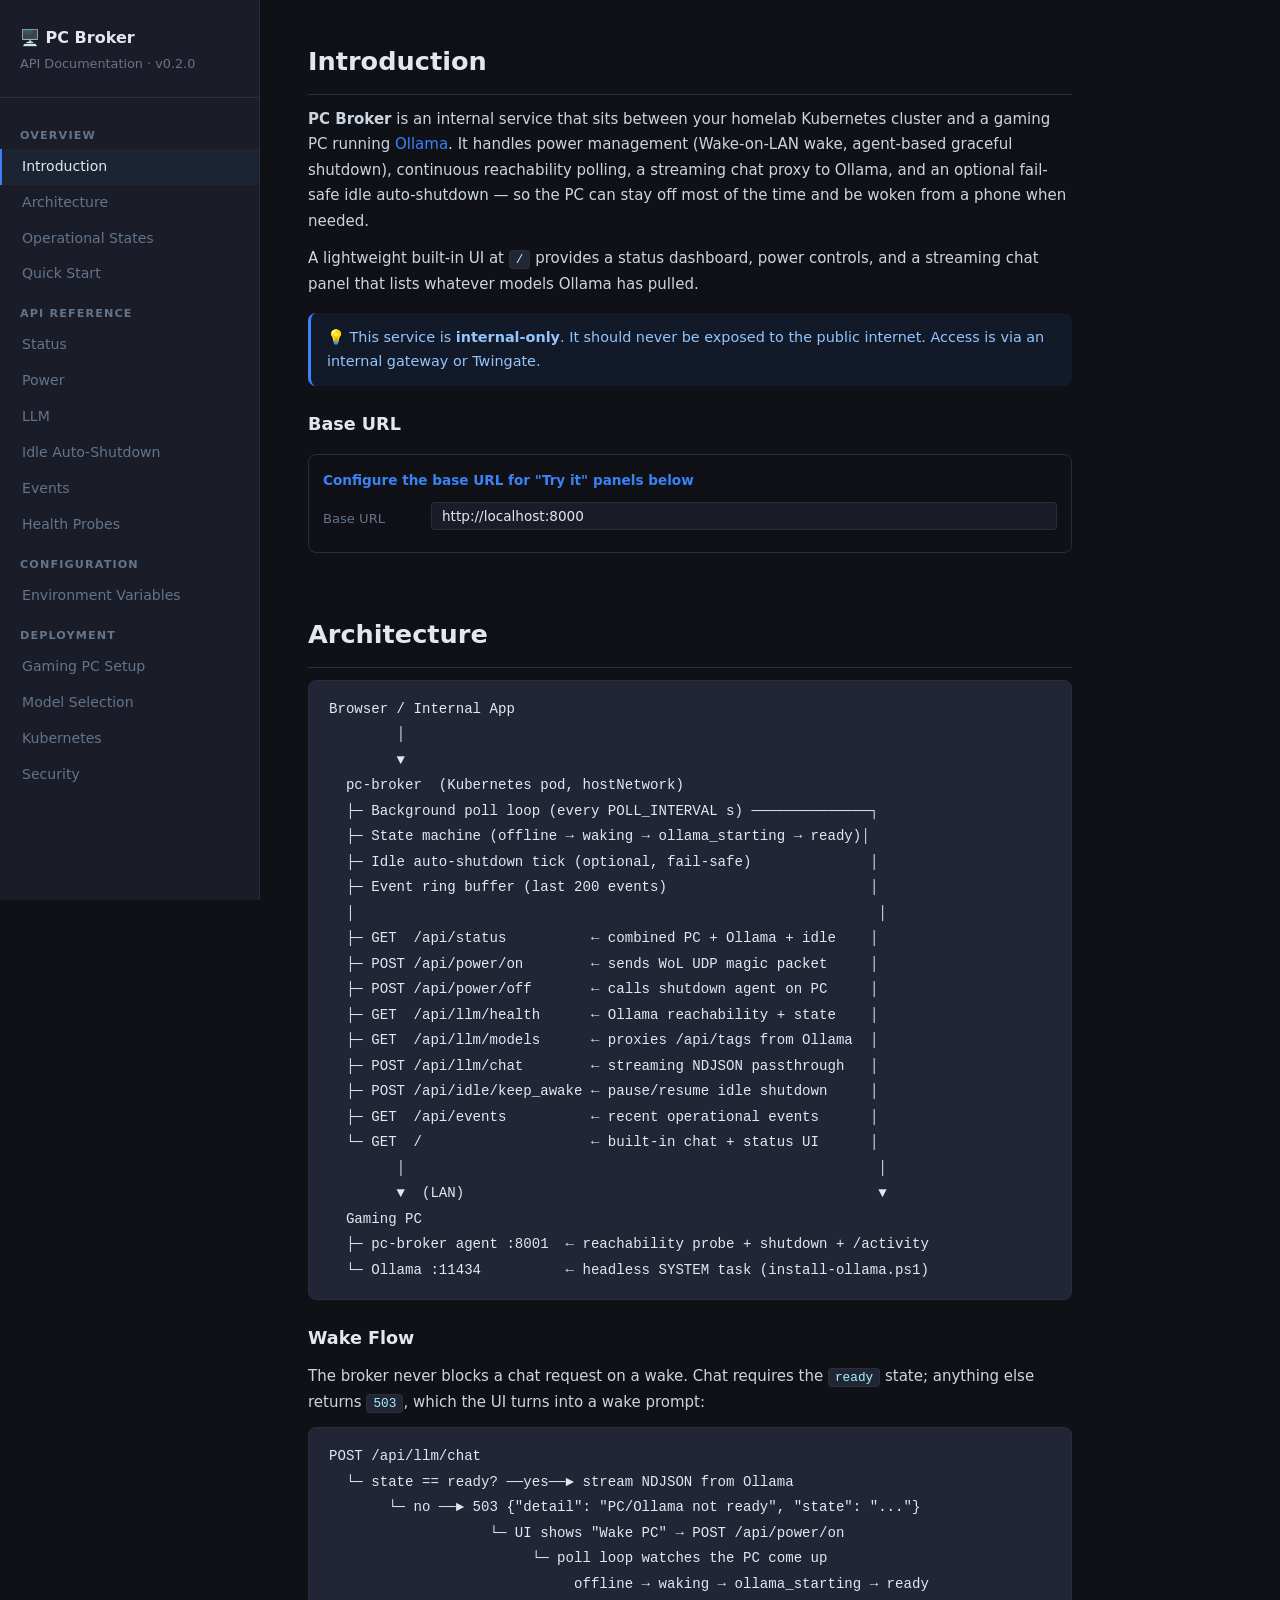
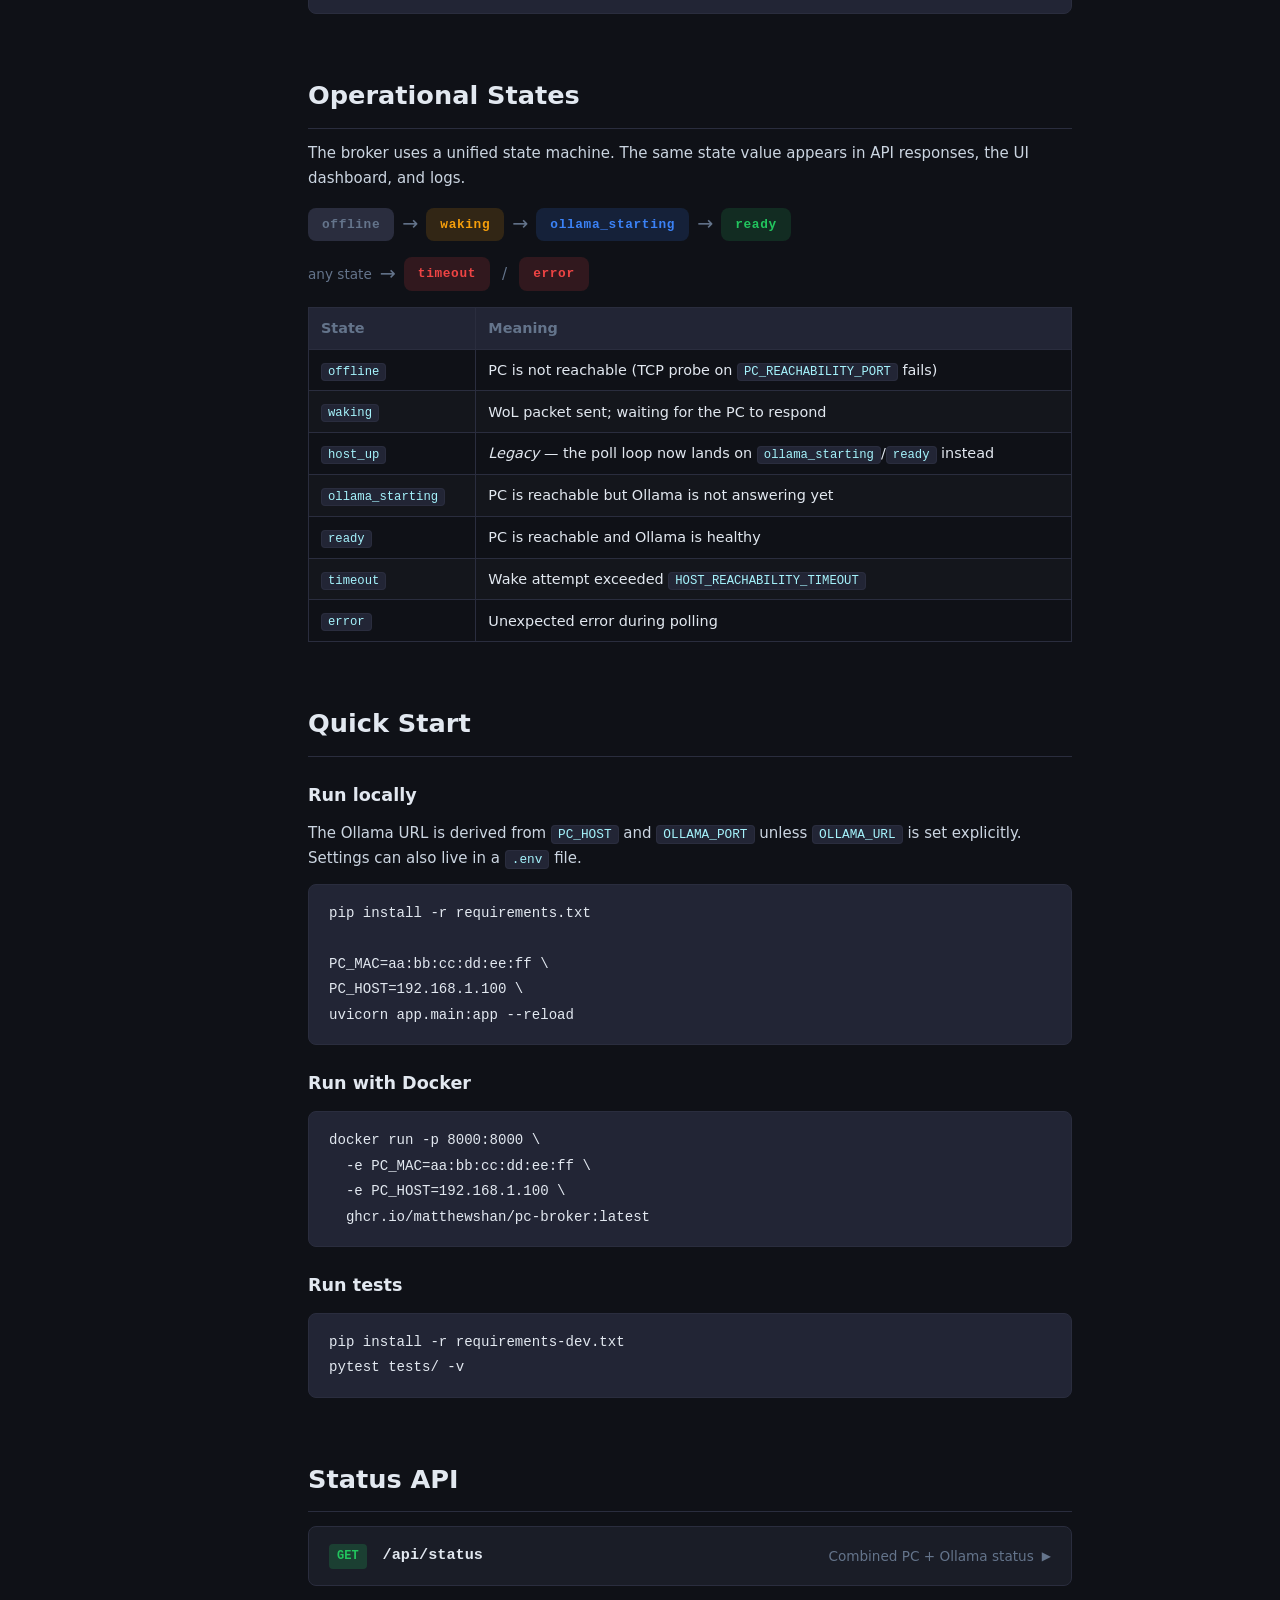
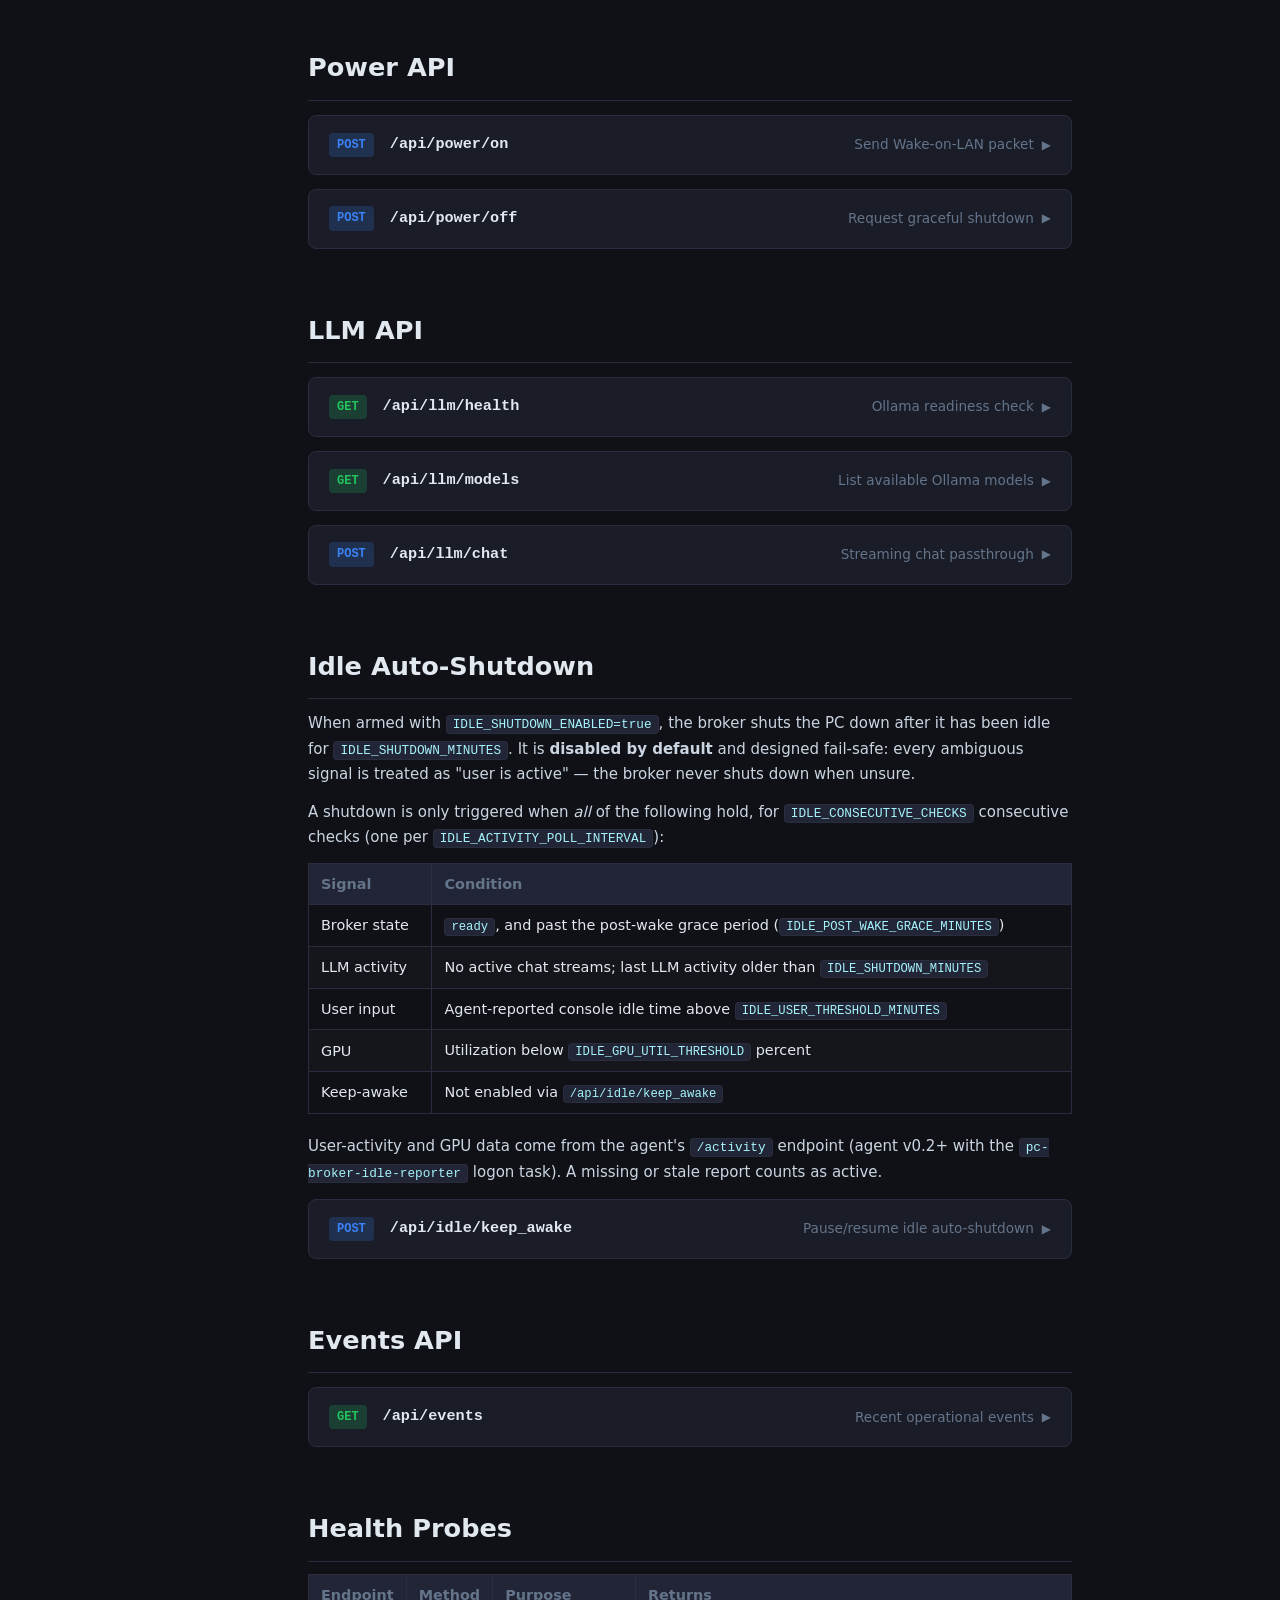
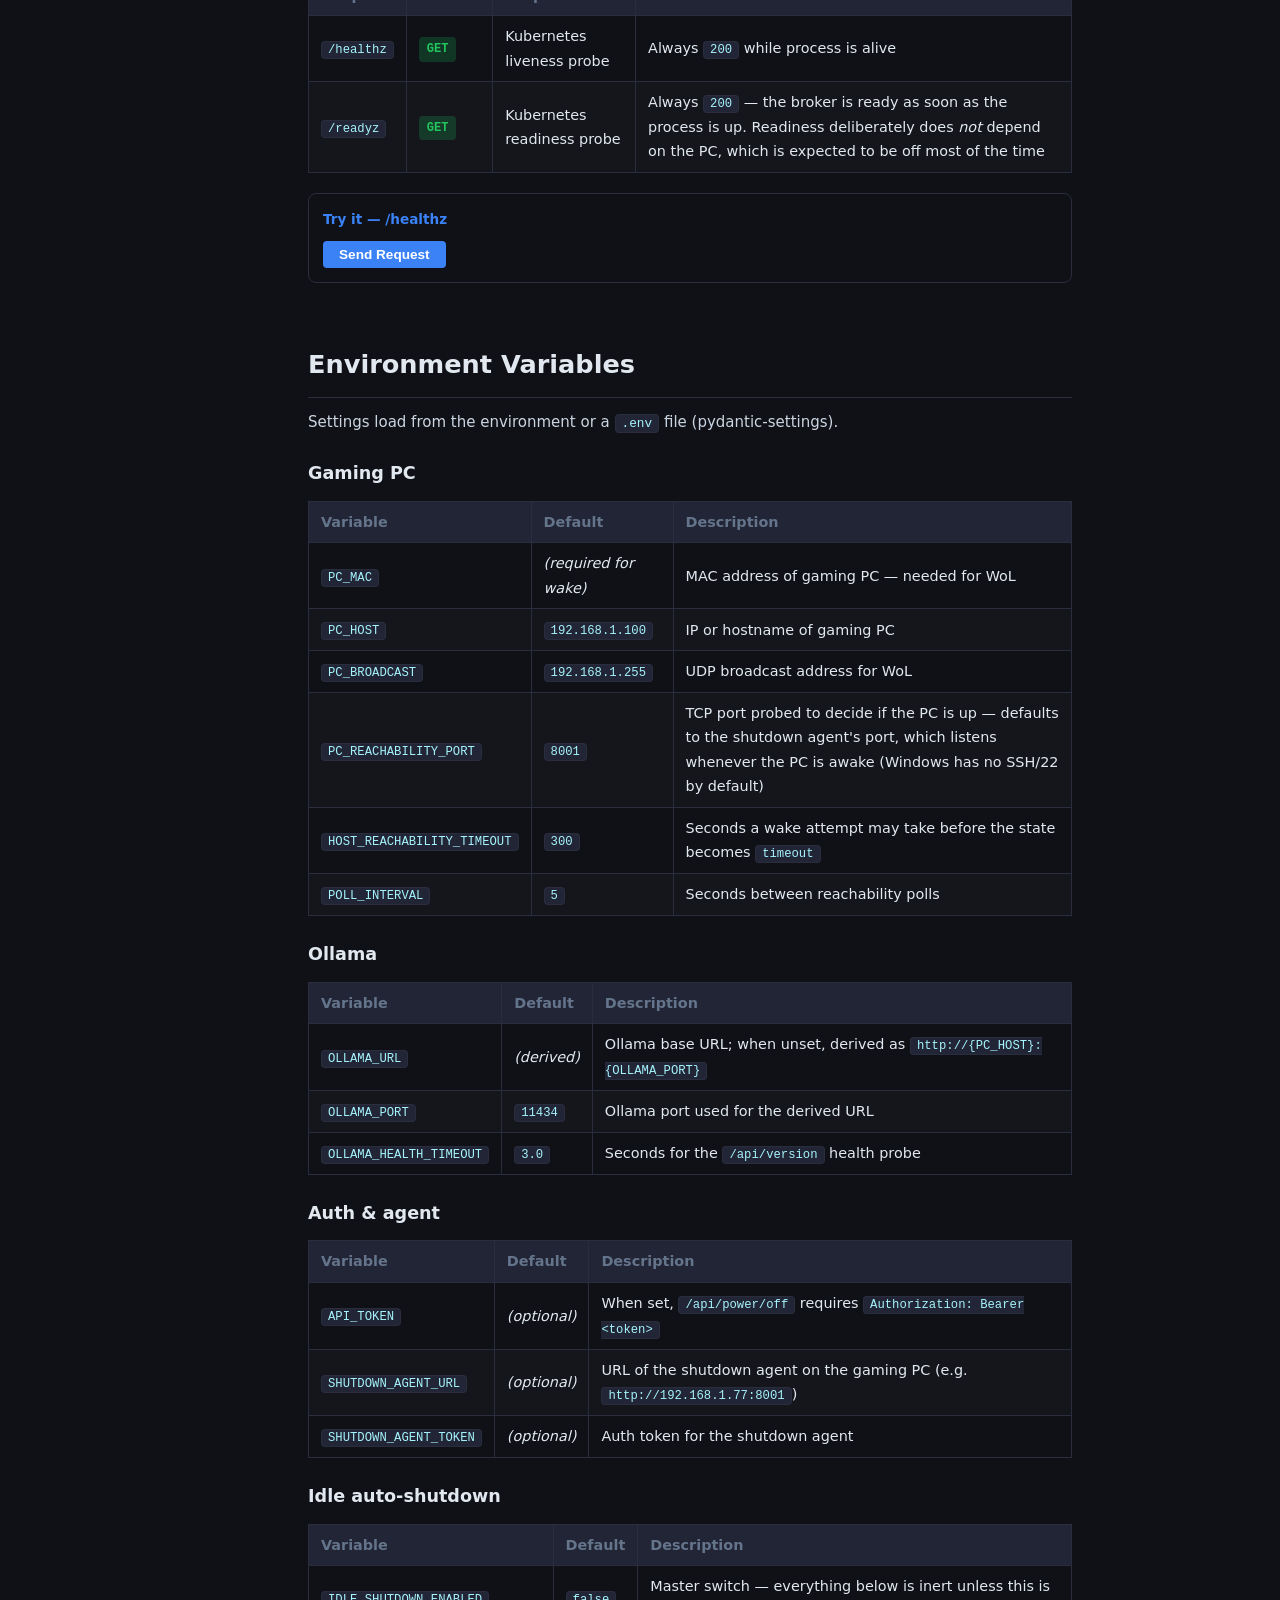
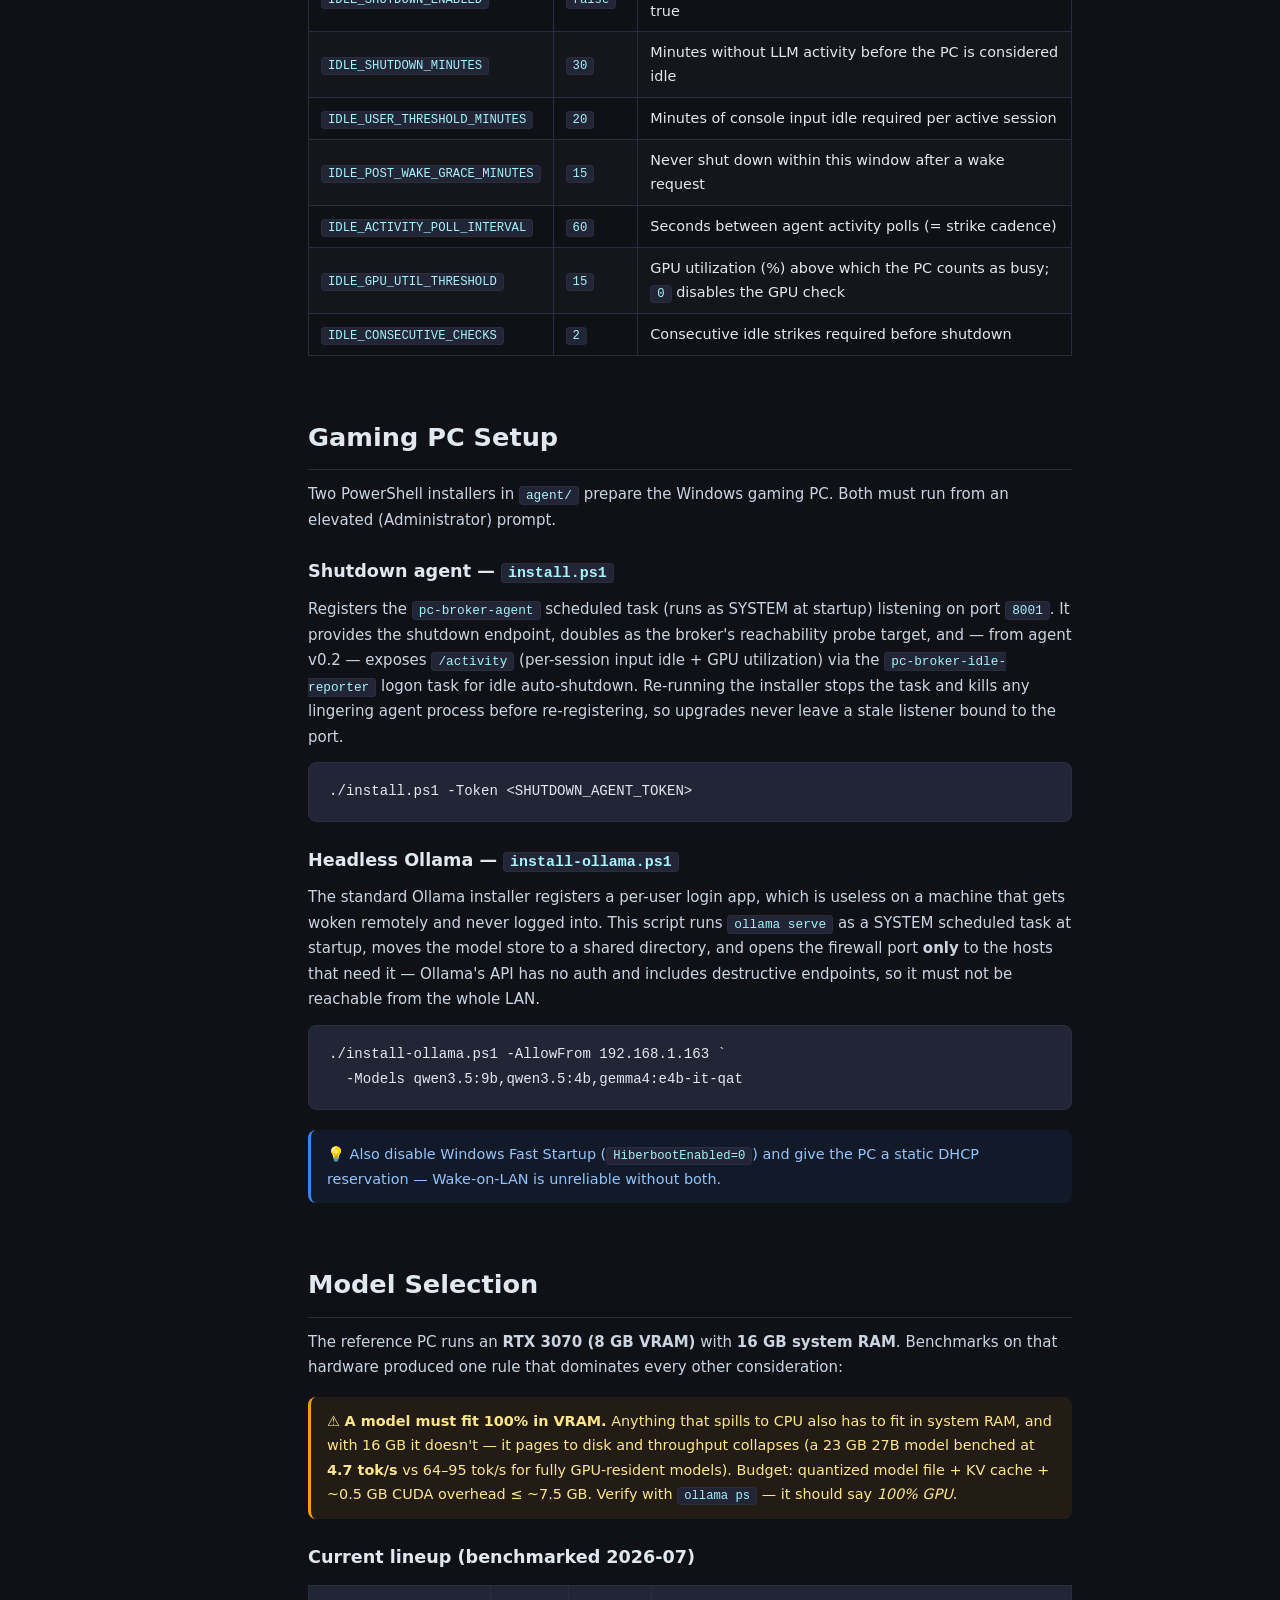
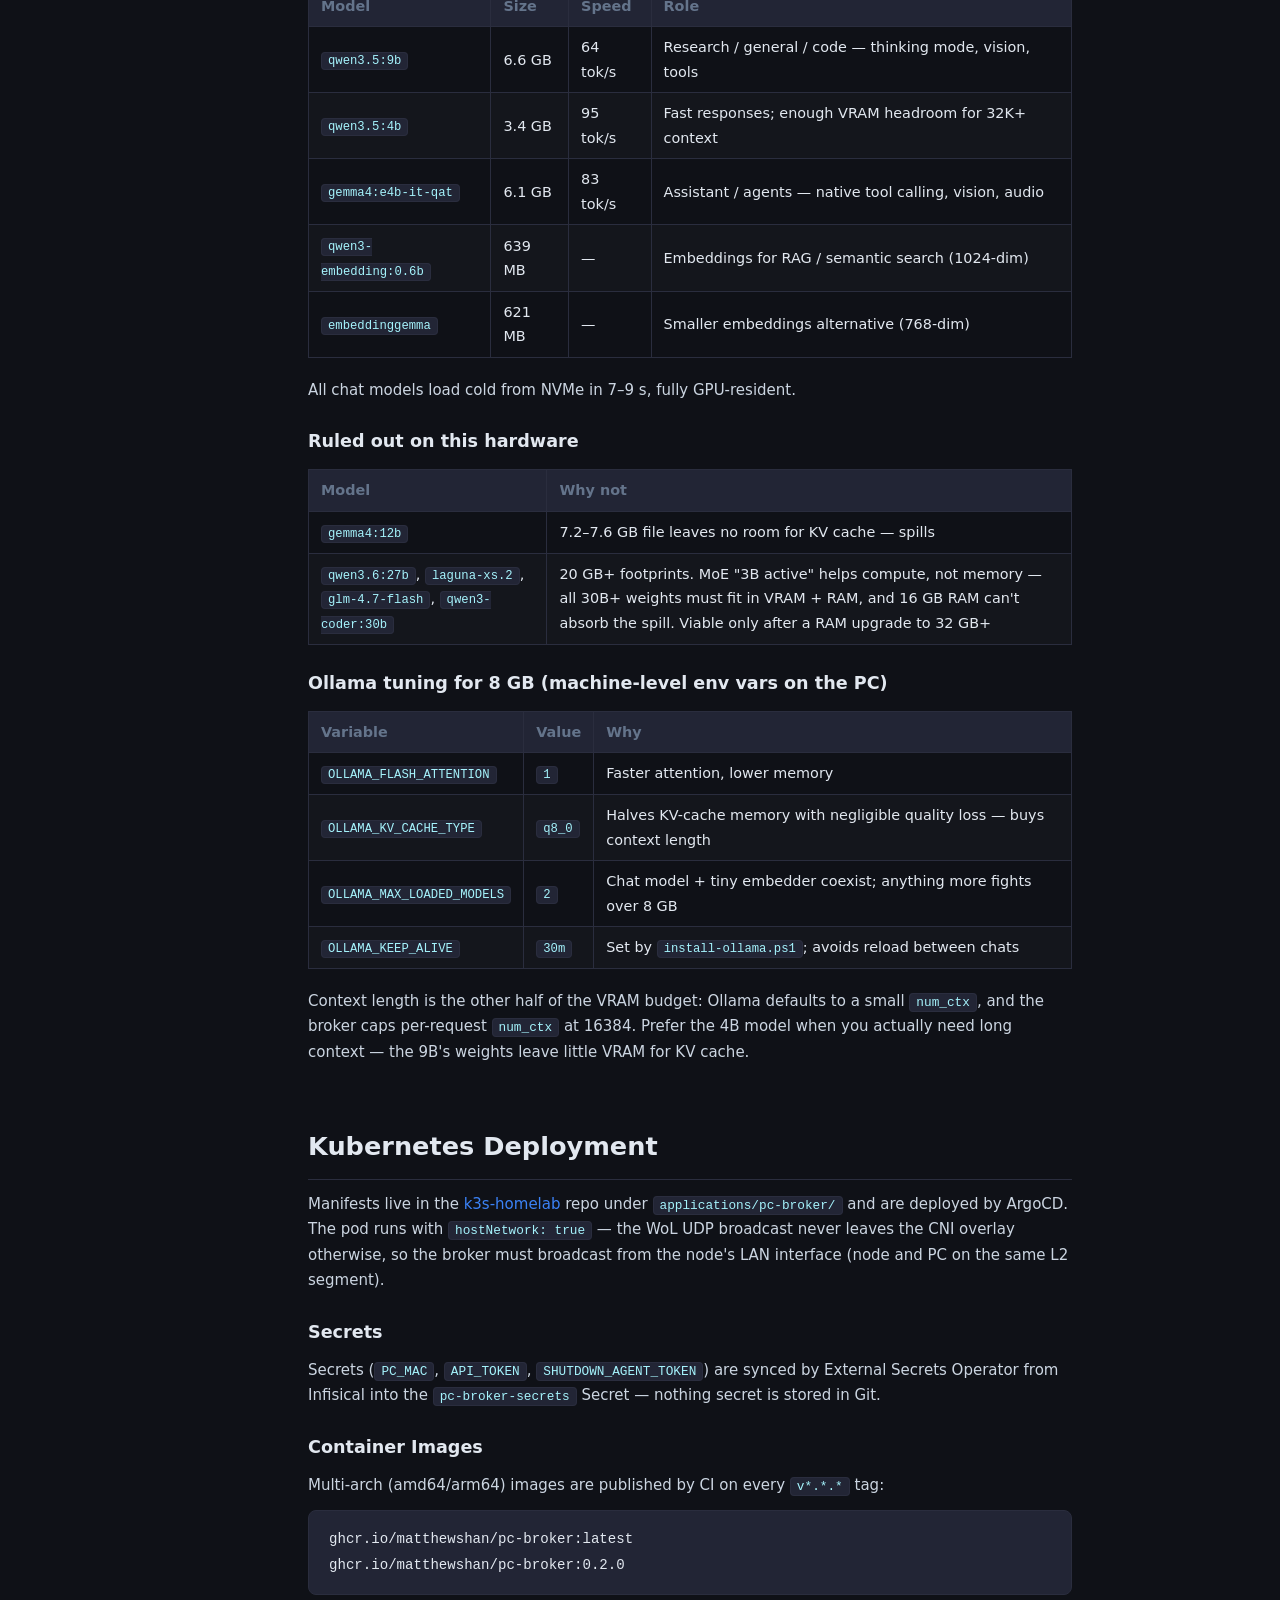
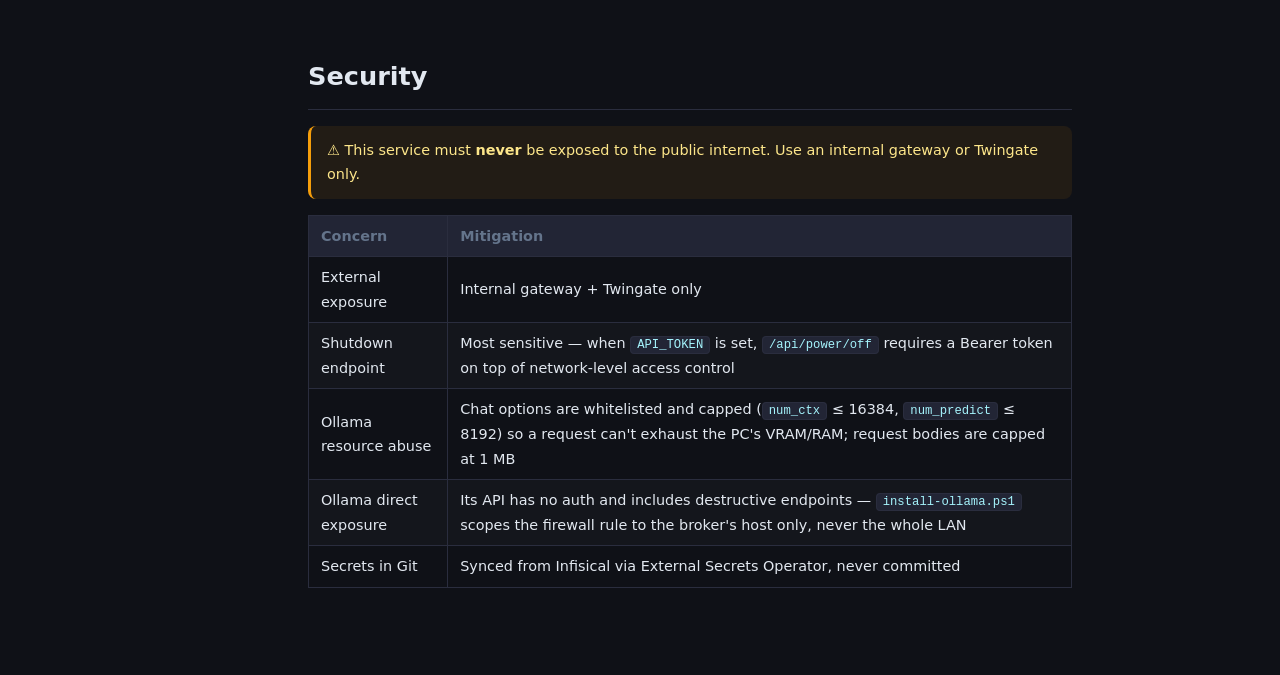
<file: docs/gh-pages-docs/index.html>
<!DOCTYPE html>
<html lang="en">
<head>
  <meta charset="UTF-8" />
  <meta name="viewport" content="width=device-width, initial-scale=1.0" />
  <title>PC Broker — Docs</title>
  <style>
    :root {
      --bg: #0f1117;
      --surface: #1a1d27;
      --surface2: #222535;
      --border: #2a2d3e;
      --text: #e2e8f0;
      --muted: #64748b;
      --green: #22c55e;
      --red: #ef4444;
      --blue: #3b82f6;
      --indigo: #6366f1;
      --yellow: #f59e0b;
      --orange: #f97316;
      --radius: 8px;
      --sidebar-width: 260px;
    }

    *, *::before, *::after { box-sizing: border-box; margin: 0; padding: 0; }

    body {
      background: var(--bg);
      color: var(--text);
      font-family: 'Segoe UI', system-ui, sans-serif;
      font-size: 15px;
      line-height: 1.7;
      display: flex;
      min-height: 100vh;
    }

    /* ── Sidebar ───────────────────────────────────────────────────── */
    nav {
      width: var(--sidebar-width);
      min-width: var(--sidebar-width);
      background: var(--surface);
      border-right: 1px solid var(--border);
      padding: 24px 0;
      position: sticky;
      top: 0;
      height: 100vh;
      overflow-y: auto;
      flex-shrink: 0;
    }

    .nav-logo {
      padding: 0 20px 20px;
      border-bottom: 1px solid var(--border);
      margin-bottom: 16px;
    }
    .nav-logo h1 { font-size: 1rem; font-weight: 700; }
    .nav-logo span { color: var(--muted); font-size: 0.8rem; }

    nav ul { list-style: none; }
    nav ul li a {
      display: block;
      padding: 6px 20px;
      color: var(--muted);
      text-decoration: none;
      font-size: 0.88rem;
      border-left: 2px solid transparent;
      transition: color 0.15s, border-color 0.15s;
    }
    nav ul li a:hover, nav ul li a.active {
      color: var(--text);
      border-left-color: var(--blue);
      background: rgba(59,130,246,0.05);
    }

    .nav-section {
      padding: 12px 20px 4px;
      font-size: 0.7rem;
      font-weight: 700;
      letter-spacing: 0.1em;
      text-transform: uppercase;
      color: var(--muted);
    }

    /* ── Main content ──────────────────────────────────────────────── */
    main {
      flex: 1;
      padding: 40px 48px;
      max-width: 860px;
    }

    section { margin-bottom: 60px; scroll-margin-top: 24px; }

    h2 {
      font-size: 1.6rem;
      font-weight: 700;
      margin-bottom: 12px;
      padding-bottom: 10px;
      border-bottom: 1px solid var(--border);
    }

    h3 { font-size: 1.1rem; font-weight: 600; margin: 24px 0 10px; color: var(--text); }
    h4 { font-size: 0.95rem; font-weight: 600; margin: 16px 0 6px; color: var(--muted); }

    p { margin-bottom: 12px; color: #cbd5e1; }
    a { color: var(--blue); text-decoration: none; }
    a:hover { text-decoration: underline; }

    /* ── Code ──────────────────────────────────────────────────────── */
    code {
      background: var(--surface2);
      border: 1px solid var(--border);
      border-radius: 4px;
      padding: 1px 6px;
      font-family: 'Cascadia Code', 'Fira Code', monospace;
      font-size: 0.85em;
      color: #a5f3fc;
    }

    pre {
      background: var(--surface2);
      border: 1px solid var(--border);
      border-radius: var(--radius);
      padding: 16px 20px;
      overflow-x: auto;
      margin: 12px 0 20px;
    }
    pre code {
      background: none;
      border: none;
      padding: 0;
      font-size: 0.88rem;
      color: #e2e8f0;
    }

    /* ── Tables ────────────────────────────────────────────────────── */
    table { width: 100%; border-collapse: collapse; margin: 12px 0 20px; font-size: 0.9rem; }
    th { background: var(--surface2); padding: 8px 12px; text-align: left; font-weight: 600; color: var(--muted); border: 1px solid var(--border); }
    td { padding: 8px 12px; border: 1px solid var(--border); }
    tr:nth-child(even) td { background: rgba(255,255,255,0.02); }

    /* ── State badges ──────────────────────────────────────────────── */
    .badge {
      display: inline-block;
      padding: 2px 10px;
      border-radius: 999px;
      font-size: 0.75rem;
      font-weight: 700;
      letter-spacing: 0.05em;
    }
    .badge-green  { background: rgba(34,197,94,0.15); color: var(--green); }
    .badge-red    { background: rgba(239,68,68,0.15); color: var(--red); }
    .badge-blue   { background: rgba(59,130,246,0.15); color: var(--blue); }
    .badge-yellow { background: rgba(245,158,11,0.15); color: var(--yellow); }
    .badge-gray   { background: var(--border); color: var(--muted); }
    .badge-orange { background: rgba(249,115,22,0.15); color: var(--orange); }

    /* ── Method pills ──────────────────────────────────────────────── */
    .method {
      display: inline-block;
      padding: 2px 8px;
      border-radius: 4px;
      font-size: 0.75rem;
      font-weight: 700;
      font-family: monospace;
      margin-right: 8px;
    }
    .get    { background: rgba(34,197,94,0.2);  color: var(--green); }
    .post   { background: rgba(59,130,246,0.2); color: var(--blue); }

    /* ── Endpoint card ─────────────────────────────────────────────── */
    .endpoint {
      background: var(--surface);
      border: 1px solid var(--border);
      border-radius: var(--radius);
      padding: 16px 20px;
      margin: 14px 0;
    }
    .endpoint-header {
      display: flex;
      align-items: center;
      gap: 8px;
      cursor: pointer;
      user-select: none;
    }
    .endpoint-path {
      font-family: monospace;
      font-size: 0.95rem;
      font-weight: 600;
      flex: 1;
    }
    .endpoint-summary { color: var(--muted); font-size: 0.85rem; }
    .chevron { color: var(--muted); transition: transform 0.2s; font-size: 0.75rem; }
    .chevron.open { transform: rotate(90deg); }
    .endpoint-body { display: none; margin-top: 14px; padding-top: 14px; border-top: 1px solid var(--border); }
    .endpoint-body.open { display: block; }

    /* ── State machine diagram ─────────────────────────────────────── */
    .state-flow {
      display: flex;
      align-items: center;
      gap: 8px;
      flex-wrap: wrap;
      margin: 16px 0;
    }
    .state-node {
      padding: 6px 14px;
      border-radius: var(--radius);
      font-size: 0.8rem;
      font-weight: 600;
      font-family: monospace;
    }
    .arrow { color: var(--muted); font-size: 1.2rem; }

    /* ── Try it ────────────────────────────────────────────────────── */
    .try-panel {
      background: var(--bg);
      border: 1px solid var(--border);
      border-radius: var(--radius);
      padding: 14px;
      margin-top: 14px;
    }
    .try-panel h4 { margin: 0 0 10px; color: var(--blue); font-size: 0.85rem; }
    .try-row { display: flex; gap: 8px; align-items: flex-start; margin-bottom: 8px; flex-wrap: wrap; }
    .try-row label { color: var(--muted); font-size: 0.82rem; min-width: 100px; padding-top: 6px; }
    .try-row input, .try-row textarea, .try-row select {
      flex: 1;
      background: var(--surface);
      border: 1px solid var(--border);
      border-radius: 4px;
      color: var(--text);
      padding: 5px 10px;
      font-size: 0.85rem;
      font-family: inherit;
      min-width: 0;
    }
    .try-row textarea { resize: vertical; min-height: 60px; font-family: monospace; }
    .btn-try {
      background: var(--blue);
      color: #fff;
      border: none;
      border-radius: 4px;
      padding: 6px 16px;
      font-size: 0.85rem;
      font-weight: 600;
      cursor: pointer;
      transition: opacity 0.15s;
    }
    .btn-try:hover { opacity: 0.85; }
    .try-result {
      background: var(--surface2);
      border: 1px solid var(--border);
      border-radius: 4px;
      padding: 10px 12px;
      font-family: monospace;
      font-size: 0.82rem;
      white-space: pre-wrap;
      word-break: break-word;
      min-height: 40px;
      max-height: 300px;
      overflow-y: auto;
      color: #a5f3fc;
      margin-top: 8px;
      display: none;
    }
    .try-status {
      font-size: 0.78rem;
      margin-top: 4px;
    }

    /* ── Alert ─────────────────────────────────────────────────────── */
    .alert {
      border-radius: var(--radius);
      padding: 12px 16px;
      margin: 16px 0;
      font-size: 0.9rem;
      border-left: 3px solid;
    }
    .alert-blue { background: rgba(59,130,246,0.08); border-color: var(--blue); color: #93c5fd; }
    .alert-yellow { background: rgba(245,158,11,0.08); border-color: var(--yellow); color: #fde68a; }

    @media (max-width: 720px) {
      nav { display: none; }
      main { padding: 24px 16px; }
    }
  </style>
</head>
<body>

<!-- ── Sidebar ──────────────────────────────────────────────────────────── -->
<nav>
  <div class="nav-logo">
    <h1>🖥️ PC Broker</h1>
    <span>API Documentation · v0.2.0</span>
  </div>
  <ul>
    <li class="nav-section">Overview</li>
    <li><a href="#introduction">Introduction</a></li>
    <li><a href="#architecture">Architecture</a></li>
    <li><a href="#states">Operational States</a></li>
    <li><a href="#quickstart">Quick Start</a></li>

    <li class="nav-section">API Reference</li>
    <li><a href="#status">Status</a></li>
    <li><a href="#power">Power</a></li>
    <li><a href="#llm">LLM</a></li>
    <li><a href="#idle">Idle Auto-Shutdown</a></li>
    <li><a href="#events">Events</a></li>
    <li><a href="#health">Health Probes</a></li>

    <li class="nav-section">Configuration</li>
    <li><a href="#config">Environment Variables</a></li>

    <li class="nav-section">Deployment</li>
    <li><a href="#pc-setup">Gaming PC Setup</a></li>
    <li><a href="#models">Model Selection</a></li>
    <li><a href="#kubernetes">Kubernetes</a></li>
    <li><a href="#security">Security</a></li>
  </ul>
</nav>

<!-- ── Main ─────────────────────────────────────────────────────────────── -->
<main>

  <!-- Introduction -->
  <section id="introduction">
    <h2>Introduction</h2>
    <p>
      <strong>PC Broker</strong> is an internal service that sits between your homelab Kubernetes cluster
      and a gaming PC running <a href="https://ollama.com/" target="_blank">Ollama</a>. It handles power
      management (Wake-on-LAN wake, agent-based graceful shutdown), continuous reachability polling, a
      streaming chat proxy to Ollama, and an optional fail-safe idle auto-shutdown — so the PC can stay
      off most of the time and be woken from a phone when needed.
    </p>
    <p>
      A lightweight built-in UI at <code>/</code> provides a status dashboard, power controls, and a
      streaming chat panel that lists whatever models Ollama has pulled.
    </p>
    <div class="alert alert-blue">
      💡 This service is <strong>internal-only</strong>. It should never be exposed to the public internet.
      Access is via an internal gateway or Twingate.
    </div>

    <h3>Base URL</h3>
    <div class="try-panel">
      <h4>Configure the base URL for "Try it" panels below</h4>
      <div class="try-row">
        <label>Base URL</label>
        <input id="global-base-url" type="text" value="http://localhost:8000" placeholder="http://llm-broker.internal" />
      </div>
    </div>
  </section>

  <!-- Architecture -->
  <section id="architecture">
    <h2>Architecture</h2>
    <pre><code>Browser / Internal App
        │
        ▼
  pc-broker  (Kubernetes pod, hostNetwork)
  ├─ Background poll loop (every POLL_INTERVAL s) ──────────────┐
  ├─ State machine (offline → waking → ollama_starting → ready)│
  ├─ Idle auto-shutdown tick (optional, fail-safe)              │
  ├─ Event ring buffer (last 200 events)                        │
  │                                                              │
  ├─ GET  /api/status          ← combined PC + Ollama + idle    │
  ├─ POST /api/power/on        ← sends WoL UDP magic packet     │
  ├─ POST /api/power/off       ← calls shutdown agent on PC     │
  ├─ GET  /api/llm/health      ← Ollama reachability + state    │
  ├─ GET  /api/llm/models      ← proxies /api/tags from Ollama  │
  ├─ POST /api/llm/chat        ← streaming NDJSON passthrough   │
  ├─ POST /api/idle/keep_awake ← pause/resume idle shutdown     │
  ├─ GET  /api/events          ← recent operational events      │
  └─ GET  /                    ← built-in chat + status UI      │
        │                                                        │
        ▼  (LAN)                                                 ▼
  Gaming PC
  ├─ pc-broker agent :8001  ← reachability probe + shutdown + /activity
  └─ Ollama :11434          ← headless SYSTEM task (install-ollama.ps1)</code></pre>

    <h3>Wake Flow</h3>
    <p>
      The broker never blocks a chat request on a wake. Chat requires the <code>ready</code> state;
      anything else returns <code>503</code>, which the UI turns into a wake prompt:
    </p>
    <pre><code>POST /api/llm/chat
  └─ state == ready? ──yes──► stream NDJSON from Ollama
       └─ no ──► 503 {"detail": "PC/Ollama not ready", "state": "..."}
                   └─ UI shows "Wake PC" → POST /api/power/on
                        └─ poll loop watches the PC come up
                             offline → waking → ollama_starting → ready</code></pre>
  </section>

  <!-- States -->
  <section id="states">
    <h2>Operational States</h2>
    <p>The broker uses a unified state machine. The same state value appears in API responses, the UI dashboard, and logs.</p>

    <div class="state-flow">
      <span class="state-node badge badge-gray">offline</span>
      <span class="arrow">→</span>
      <span class="state-node badge badge-yellow">waking</span>
      <span class="arrow">→</span>
      <span class="state-node badge badge-blue">ollama_starting</span>
      <span class="arrow">→</span>
      <span class="state-node badge badge-green">ready</span>
    </div>
    <div class="state-flow" style="margin-top:4px">
      <span style="color:var(--muted);font-size:.85rem">any state</span>
      <span class="arrow">→</span>
      <span class="state-node badge badge-red">timeout</span>
      <span style="padding: 0 4px;color:var(--muted)">/</span>
      <span class="state-node badge badge-red">error</span>
    </div>

    <table>
      <thead><tr><th>State</th><th>Meaning</th></tr></thead>
      <tbody>
        <tr><td><code>offline</code></td><td>PC is not reachable (TCP probe on <code>PC_REACHABILITY_PORT</code> fails)</td></tr>
        <tr><td><code>waking</code></td><td>WoL packet sent; waiting for the PC to respond</td></tr>
        <tr><td><code>host_up</code></td><td><em>Legacy</em> — the poll loop now lands on <code>ollama_starting</code>/<code>ready</code> instead</td></tr>
        <tr><td><code>ollama_starting</code></td><td>PC is reachable but Ollama is not answering yet</td></tr>
        <tr><td><code>ready</code></td><td>PC is reachable and Ollama is healthy</td></tr>
        <tr><td><code>timeout</code></td><td>Wake attempt exceeded <code>HOST_REACHABILITY_TIMEOUT</code></td></tr>
        <tr><td><code>error</code></td><td>Unexpected error during polling</td></tr>
      </tbody>
    </table>
  </section>

  <!-- Quick Start -->
  <section id="quickstart">
    <h2>Quick Start</h2>
    <h3>Run locally</h3>
    <p>The Ollama URL is derived from <code>PC_HOST</code> and <code>OLLAMA_PORT</code> unless
    <code>OLLAMA_URL</code> is set explicitly. Settings can also live in a <code>.env</code> file.</p>
    <pre><code>pip install -r requirements.txt

PC_MAC=aa:bb:cc:dd:ee:ff \
PC_HOST=192.168.1.100 \
uvicorn app.main:app --reload</code></pre>

    <h3>Run with Docker</h3>
    <pre><code>docker run -p 8000:8000 \
  -e PC_MAC=aa:bb:cc:dd:ee:ff \
  -e PC_HOST=192.168.1.100 \
  ghcr.io/matthewshan/pc-broker:latest</code></pre>

    <h3>Run tests</h3>
    <pre><code>pip install -r requirements-dev.txt
pytest tests/ -v</code></pre>
  </section>

  <!-- Status API -->
  <section id="status">
    <h2>Status API</h2>

    <div class="endpoint">
      <div class="endpoint-header" onclick="toggleEndpoint(this)">
        <span class="method get">GET</span>
        <span class="endpoint-path">/api/status</span>
        <span class="endpoint-summary">Combined PC + Ollama status</span>
        <span class="chevron">▶</span>
      </div>
      <div class="endpoint-body">
        <p>Returns the current state of the broker, PC reachability, Ollama readiness, and idle-shutdown status.</p>
        <h4>Response</h4>
        <pre><code>{
  "state": "ready",
  "pc": {
    "reachable": true,
    "last_seen": "2026-07-07T12:00:00Z"
  },
  "ollama": {
    "reachable": true,
    "last_checked": "2026-07-07T12:00:00Z",
    "models": ["qwen3.5:9b", "qwen3.5:4b", "gemma4:e4b-it-qat"]
  },
  "last_wake_request": "2026-07-07T11:55:00Z",
  "idle": {
    "enabled": false,
    "keep_awake": false,
    "keep_awake_remaining_seconds": null,
    "active_streams": 0,
    "strikes": 0,
    "shutdown_after_minutes": 30,
    "llm_idle_seconds": 512.3,
    "min_active_idle_seconds": null,
    "gpu_util_percent": null,
    "last_idle_shutdown": null
  }
}</code></pre>
        <div class="try-panel">
          <h4>Try it</h4>
          <button class="btn-try" onclick="tryGet('/api/status', 'r-status')">Send Request</button>
          <div class="try-result" id="r-status"></div>
        </div>
      </div>
    </div>
  </section>

  <!-- Power API -->
  <section id="power">
    <h2>Power API</h2>

    <div class="endpoint">
      <div class="endpoint-header" onclick="toggleEndpoint(this)">
        <span class="method post">POST</span>
        <span class="endpoint-path">/api/power/on</span>
        <span class="endpoint-summary">Send Wake-on-LAN packet</span>
        <span class="chevron">▶</span>
      </div>
      <div class="endpoint-body">
        <p>Sends a UDP broadcast WoL magic packet to the gaming PC. Idempotent — safe to call even if the PC is already on.</p>
        <p>Returns <code>202 Accepted</code> on success, <code>503</code> if <code>PC_MAC</code> is not configured.</p>
        <h4>Response (202)</h4>
        <pre><code>{ "accepted": true, "message": "Wake-on-LAN packet sent" }</code></pre>
        <div class="try-panel">
          <h4>Try it</h4>
          <button class="btn-try" onclick="tryPost('/api/power/on', null, 'r-power-on')">Send Request</button>
          <div class="try-result" id="r-power-on"></div>
        </div>
      </div>
    </div>

    <div class="endpoint">
      <div class="endpoint-header" onclick="toggleEndpoint(this)">
        <span class="method post">POST</span>
        <span class="endpoint-path">/api/power/off</span>
        <span class="endpoint-summary">Request graceful shutdown</span>
        <span class="chevron">▶</span>
      </div>
      <div class="endpoint-body">
        <p>Calls the shutdown agent running on the gaming PC (<code>agent/</code> in this repo). Returns <code>202</code> on success, <code>502</code> if the agent errors, <code>503</code> if it is not configured or unreachable.</p>
        <div class="alert alert-yellow">⚠️ Requires <code>SHUTDOWN_AGENT_URL</code> to be configured. When <code>API_TOKEN</code> is set, this endpoint additionally requires an <code>Authorization: Bearer &lt;token&gt;</code> header.</div>
        <div class="try-panel">
          <h4>Try it</h4>
          <button class="btn-try" onclick="tryPost('/api/power/off', null, 'r-power-off')">Send Request</button>
          <div class="try-result" id="r-power-off"></div>
        </div>
      </div>
    </div>
  </section>

  <!-- LLM API -->
  <section id="llm">
    <h2>LLM API</h2>

    <div class="endpoint">
      <div class="endpoint-header" onclick="toggleEndpoint(this)">
        <span class="method get">GET</span>
        <span class="endpoint-path">/api/llm/health</span>
        <span class="endpoint-summary">Ollama readiness check</span>
        <span class="chevron">▶</span>
      </div>
      <div class="endpoint-body">
        <p>Always returns <code>200</code> with the live Ollama reachability and the broker state. The UI polls this to decide between the chat panel and the wake prompt.</p>
        <h4>Response</h4>
        <pre><code>{ "reachable": true, "state": "ready" }</code></pre>
        <div class="try-panel">
          <h4>Try it</h4>
          <button class="btn-try" onclick="tryGet('/api/llm/health', 'r-llm-health')">Send Request</button>
          <div class="try-result" id="r-llm-health"></div>
        </div>
      </div>
    </div>

    <div class="endpoint">
      <div class="endpoint-header" onclick="toggleEndpoint(this)">
        <span class="method get">GET</span>
        <span class="endpoint-path">/api/llm/models</span>
        <span class="endpoint-summary">List available Ollama models</span>
        <span class="chevron">▶</span>
      </div>
      <div class="endpoint-body">
        <p>Proxies <code>GET /api/tags</code> from Ollama. Requires the <code>ready</code> state (<code>503</code> otherwise); returns <code>502</code> if Ollama fails the listing.</p>
        <h4>Response</h4>
        <pre><code>{
  "models": [
    { "name": "qwen3.5:9b", "size": 6594474711, "modified_at": "2026-07-07T19:34:22-04:00" },
    { "name": "gemma4:e4b-it-qat", "size": 6146501801, "modified_at": "2026-07-07T19:34:26-04:00" }
  ]
}</code></pre>
        <div class="try-panel">
          <h4>Try it</h4>
          <button class="btn-try" onclick="tryGet('/api/llm/models', 'r-llm-models')">Send Request</button>
          <div class="try-result" id="r-llm-models"></div>
        </div>
      </div>
    </div>

    <div class="endpoint">
      <div class="endpoint-header" onclick="toggleEndpoint(this)">
        <span class="method post">POST</span>
        <span class="endpoint-path">/api/llm/chat</span>
        <span class="endpoint-summary">Streaming chat passthrough</span>
        <span class="chevron">▶</span>
      </div>
      <div class="endpoint-body">
        <p>
          Accepts an Ollama-format chat request and streams the response back as NDJSON
          (<code>application/x-ndjson</code>), exactly as Ollama produces it. Streaming is always on —
          a <code>stream</code> field in the request is ignored.
        </p>
        <p>
          Requires the <code>ready</code> state; otherwise returns
          <code>503 {"detail": "PC/Ollama not ready", "state": "..."}</code>, which the built-in UI turns
          into a wake prompt. Connection or model errors surface as <code>502</code>/<code>503</code>
          before the first streamed byte.
        </p>
        <h4>Request body</h4>
        <pre><code>{
  "model": "qwen3.5:9b",
  "messages": [
    { "role": "user", "content": "Hello!" }
  ],
  "options": { "temperature": 0.7, "num_ctx": 8192 }
}</code></pre>
        <h4>Options sanitization</h4>
        <p>
          Ollama honors resource-shaping options per request, and an oversized <code>num_ctx</code> can
          exhaust the PC's VRAM/RAM. Only known sampling options are passed through
          (<code>temperature</code>, <code>top_p</code>, <code>top_k</code>, <code>min_p</code>,
          <code>seed</code>, <code>stop</code>, <code>repeat_penalty</code>, <code>presence_penalty</code>,
          <code>frequency_penalty</code>, <code>num_ctx</code>, <code>num_predict</code>), with hard caps:
        </p>
        <table>
          <thead><tr><th>Option</th><th>Cap</th></tr></thead>
          <tbody>
            <tr><td><code>num_ctx</code></td><td>16384</td></tr>
            <tr><td><code>num_predict</code></td><td>8192</td></tr>
          </tbody>
        </table>
        <div class="try-panel">
          <h4>Try it</h4>
          <div class="try-row">
            <label>Model</label>
            <input id="chat-model" type="text" value="qwen3.5:9b" />
          </div>
          <div class="try-row">
            <label>Message</label>
            <textarea id="chat-message">Hello! What can you do?</textarea>
          </div>
          <button class="btn-try" onclick="tryChatRequest()">Send Request</button>
          <div class="try-result" id="r-chat"></div>
        </div>
      </div>
    </div>
  </section>

  <!-- Idle Auto-Shutdown -->
  <section id="idle">
    <h2>Idle Auto-Shutdown</h2>
    <p>
      When armed with <code>IDLE_SHUTDOWN_ENABLED=true</code>, the broker shuts the PC down after it has
      been idle for <code>IDLE_SHUTDOWN_MINUTES</code>. It is <strong>disabled by default</strong> and
      designed fail-safe: every ambiguous signal is treated as "user is active" — the broker never shuts
      down when unsure.
    </p>
    <p>A shutdown is only triggered when <em>all</em> of the following hold, for
      <code>IDLE_CONSECUTIVE_CHECKS</code> consecutive checks (one per
      <code>IDLE_ACTIVITY_POLL_INTERVAL</code>):</p>
    <table>
      <thead><tr><th>Signal</th><th>Condition</th></tr></thead>
      <tbody>
        <tr><td>Broker state</td><td><code>ready</code>, and past the post-wake grace period (<code>IDLE_POST_WAKE_GRACE_MINUTES</code>)</td></tr>
        <tr><td>LLM activity</td><td>No active chat streams; last LLM activity older than <code>IDLE_SHUTDOWN_MINUTES</code></td></tr>
        <tr><td>User input</td><td>Agent-reported console idle time above <code>IDLE_USER_THRESHOLD_MINUTES</code></td></tr>
        <tr><td>GPU</td><td>Utilization below <code>IDLE_GPU_UTIL_THRESHOLD</code> percent</td></tr>
        <tr><td>Keep-awake</td><td>Not enabled via <code>/api/idle/keep_awake</code></td></tr>
      </tbody>
    </table>
    <p>User-activity and GPU data come from the agent's <code>/activity</code> endpoint (agent v0.2+ with
      the <code>pc-broker-idle-reporter</code> logon task). A missing or stale report counts as active.</p>

    <div class="endpoint">
      <div class="endpoint-header" onclick="toggleEndpoint(this)">
        <span class="method post">POST</span>
        <span class="endpoint-path">/api/idle/keep_awake</span>
        <span class="endpoint-summary">Pause/resume idle auto-shutdown</span>
        <span class="chevron">▶</span>
      </div>
      <div class="endpoint-body">
        <p>Pauses or resumes idle auto-shutdown (also exposed in the UI). While the pause is active, idle auto-shutdown never triggers. Resets the current strike count.</p>
        <p>The pause is <strong>bounded</strong>: it self-expires after <code>ttl_minutes</code> (default <code>KEEP_AWAKE_DEFAULT_MINUTES</code> = 120, clamped to <code>KEEP_AWAKE_MAX_MINUTES</code> = 240), so a stray toggle can never latch the PC on indefinitely.</p>
        <h4>Request body</h4>
        <pre><code>{ "enabled": true, "ttl_minutes": 120 }</code></pre>
        <h4>Response</h4>
        <pre><code>{ "keep_awake": true, "keep_awake_remaining_seconds": 7200 }</code></pre>
      </div>
    </div>
  </section>

  <!-- Events API -->
  <section id="events">
    <h2>Events API</h2>

    <div class="endpoint">
      <div class="endpoint-header" onclick="toggleEndpoint(this)">
        <span class="method get">GET</span>
        <span class="endpoint-path">/api/events</span>
        <span class="endpoint-summary">Recent operational events</span>
        <span class="chevron">▶</span>
      </div>
      <div class="endpoint-body">
        <p>Returns the most recent events from the in-memory ring buffer (max 200 entries, newest first).</p>
        <h4>Query parameters</h4>
        <table>
          <thead><tr><th>Param</th><th>Default</th><th>Description</th></tr></thead>
          <tbody>
            <tr><td><code>limit</code></td><td>50</td><td>Number of events to return (1–200)</td></tr>
          </tbody>
        </table>
        <h4>Response</h4>
        <pre><code>[
  {
    "timestamp": "2026-07-07T12:01:00Z",
    "kind": "wake_request",
    "message": "Wake-on-LAN request initiated"
  },
  {
    "timestamp": "2026-07-07T12:03:45Z",
    "kind": "state_change",
    "message": "State changed from waking to ready"
  },
  {
    "timestamp": "2026-07-07T12:05:02Z",
    "kind": "proxy_request",
    "message": "Chat request proxied to model qwen3.5:9b"
  }
]</code></pre>
        <p>Event kinds: <code>state_change</code>, <code>wake_request</code>, <code>shutdown_request</code>,
          <code>proxy_request</code>, <code>idle_shutdown</code>, <code>keep_awake</code>.</p>
        <div class="try-panel">
          <h4>Try it</h4>
          <div class="try-row">
            <label>Limit</label>
            <input id="events-limit" type="number" value="10" min="1" max="200" style="max-width:80px" />
          </div>
          <button class="btn-try" onclick="tryEventsRequest()">Send Request</button>
          <div class="try-result" id="r-events"></div>
        </div>
      </div>
    </div>
  </section>

  <!-- Health -->
  <section id="health">
    <h2>Health Probes</h2>
    <table>
      <thead><tr><th>Endpoint</th><th>Method</th><th>Purpose</th><th>Returns</th></tr></thead>
      <tbody>
        <tr>
          <td><code>/healthz</code></td><td><span class="method get">GET</span></td>
          <td>Kubernetes liveness probe</td>
          <td>Always <code>200</code> while process is alive</td>
        </tr>
        <tr>
          <td><code>/readyz</code></td><td><span class="method get">GET</span></td>
          <td>Kubernetes readiness probe</td>
          <td>Always <code>200</code> — the broker is ready as soon as the process is up. Readiness deliberately does <em>not</em> depend on the PC, which is expected to be off most of the time</td>
        </tr>
      </tbody>
    </table>
    <div class="try-panel">
      <h4>Try it — /healthz</h4>
      <button class="btn-try" onclick="tryGet('/healthz', 'r-healthz')">Send Request</button>
      <div class="try-result" id="r-healthz"></div>
    </div>
  </section>

  <!-- Config -->
  <section id="config">
    <h2>Environment Variables</h2>
    <p>Settings load from the environment or a <code>.env</code> file (pydantic-settings).</p>
    <h3>Gaming PC</h3>
    <table>
      <thead><tr><th>Variable</th><th>Default</th><th>Description</th></tr></thead>
      <tbody>
        <tr><td><code>PC_MAC</code></td><td><em>(required for wake)</em></td><td>MAC address of gaming PC — needed for WoL</td></tr>
        <tr><td><code>PC_HOST</code></td><td><code>192.168.1.100</code></td><td>IP or hostname of gaming PC</td></tr>
        <tr><td><code>PC_BROADCAST</code></td><td><code>192.168.1.255</code></td><td>UDP broadcast address for WoL</td></tr>
        <tr><td><code>PC_REACHABILITY_PORT</code></td><td><code>8001</code></td><td>TCP port probed to decide if the PC is up — defaults to the shutdown agent's port, which listens whenever the PC is awake (Windows has no SSH/22 by default)</td></tr>
        <tr><td><code>HOST_REACHABILITY_TIMEOUT</code></td><td><code>300</code></td><td>Seconds a wake attempt may take before the state becomes <code>timeout</code></td></tr>
        <tr><td><code>POLL_INTERVAL</code></td><td><code>5</code></td><td>Seconds between reachability polls</td></tr>
      </tbody>
    </table>
    <h3>Ollama</h3>
    <table>
      <thead><tr><th>Variable</th><th>Default</th><th>Description</th></tr></thead>
      <tbody>
        <tr><td><code>OLLAMA_URL</code></td><td><em>(derived)</em></td><td>Ollama base URL; when unset, derived as <code>http://{PC_HOST}:{OLLAMA_PORT}</code></td></tr>
        <tr><td><code>OLLAMA_PORT</code></td><td><code>11434</code></td><td>Ollama port used for the derived URL</td></tr>
        <tr><td><code>OLLAMA_HEALTH_TIMEOUT</code></td><td><code>3.0</code></td><td>Seconds for the <code>/api/version</code> health probe</td></tr>
      </tbody>
    </table>
    <h3>Auth &amp; agent</h3>
    <table>
      <thead><tr><th>Variable</th><th>Default</th><th>Description</th></tr></thead>
      <tbody>
        <tr><td><code>API_TOKEN</code></td><td><em>(optional)</em></td><td>When set, <code>/api/power/off</code> requires <code>Authorization: Bearer &lt;token&gt;</code></td></tr>
        <tr><td><code>SHUTDOWN_AGENT_URL</code></td><td><em>(optional)</em></td><td>URL of the shutdown agent on the gaming PC (e.g. <code>http://192.168.1.77:8001</code>)</td></tr>
        <tr><td><code>SHUTDOWN_AGENT_TOKEN</code></td><td><em>(optional)</em></td><td>Auth token for the shutdown agent</td></tr>
      </tbody>
    </table>
    <h3>Idle auto-shutdown</h3>
    <table>
      <thead><tr><th>Variable</th><th>Default</th><th>Description</th></tr></thead>
      <tbody>
        <tr><td><code>IDLE_SHUTDOWN_ENABLED</code></td><td><code>false</code></td><td>Master switch — everything below is inert unless this is true</td></tr>
        <tr><td><code>IDLE_SHUTDOWN_MINUTES</code></td><td><code>30</code></td><td>Minutes without LLM activity before the PC is considered idle</td></tr>
        <tr><td><code>IDLE_USER_THRESHOLD_MINUTES</code></td><td><code>20</code></td><td>Minutes of console input idle required per active session</td></tr>
        <tr><td><code>IDLE_POST_WAKE_GRACE_MINUTES</code></td><td><code>15</code></td><td>Never shut down within this window after a wake request</td></tr>
        <tr><td><code>IDLE_ACTIVITY_POLL_INTERVAL</code></td><td><code>60</code></td><td>Seconds between agent activity polls (= strike cadence)</td></tr>
        <tr><td><code>IDLE_GPU_UTIL_THRESHOLD</code></td><td><code>15</code></td><td>GPU utilization (%) above which the PC counts as busy; <code>0</code> disables the GPU check</td></tr>
        <tr><td><code>IDLE_CONSECUTIVE_CHECKS</code></td><td><code>2</code></td><td>Consecutive idle strikes required before shutdown</td></tr>
      </tbody>
    </table>
  </section>

  <!-- Gaming PC Setup -->
  <section id="pc-setup">
    <h2>Gaming PC Setup</h2>
    <p>Two PowerShell installers in <code>agent/</code> prepare the Windows gaming PC. Both must run from an
      elevated (Administrator) prompt.</p>

    <h3>Shutdown agent — <code>install.ps1</code></h3>
    <p>
      Registers the <code>pc-broker-agent</code> scheduled task (runs as SYSTEM at startup) listening on
      port <code>8001</code>. It provides the shutdown endpoint, doubles as the broker's reachability
      probe target, and — from agent v0.2 — exposes <code>/activity</code> (per-session input idle + GPU
      utilization) via the <code>pc-broker-idle-reporter</code> logon task for idle auto-shutdown.
      Re-running the installer stops the task and kills any lingering agent process before re-registering,
      so upgrades never leave a stale listener bound to the port.
    </p>
    <pre><code>./install.ps1 -Token &lt;SHUTDOWN_AGENT_TOKEN&gt;</code></pre>

    <h3>Headless Ollama — <code>install-ollama.ps1</code></h3>
    <p>
      The standard Ollama installer registers a per-user login app, which is useless on a machine that
      gets woken remotely and never logged into. This script runs <code>ollama serve</code> as a SYSTEM
      scheduled task at startup, moves the model store to a shared directory, and opens the firewall port
      <strong>only</strong> to the hosts that need it — Ollama's API has no auth and includes destructive
      endpoints, so it must not be reachable from the whole LAN.
    </p>
    <pre><code>./install-ollama.ps1 -AllowFrom 192.168.1.163 `
  -Models qwen3.5:9b,qwen3.5:4b,gemma4:e4b-it-qat</code></pre>
    <div class="alert alert-blue">
      💡 Also disable Windows Fast Startup (<code>HiberbootEnabled=0</code>) and give the PC a static DHCP
      reservation — Wake-on-LAN is unreliable without both.
    </div>
  </section>

  <!-- Model Selection -->
  <section id="models">
    <h2>Model Selection</h2>
    <p>
      The reference PC runs an <strong>RTX 3070 (8 GB VRAM)</strong> with <strong>16 GB system RAM</strong>.
      Benchmarks on that hardware produced one rule that dominates every other consideration:
    </p>
    <div class="alert alert-yellow">
      ⚠️ <strong>A model must fit 100% in VRAM.</strong> Anything that spills to CPU also has to fit in
      system RAM, and with 16 GB it doesn't — it pages to disk and throughput collapses (a 23 GB 27B model
      benched at <strong>4.7 tok/s</strong> vs 64–95 tok/s for fully GPU-resident models). Budget:
      quantized model file + KV cache + ~0.5 GB CUDA overhead ≤ ~7.5 GB. Verify with
      <code>ollama ps</code> — it should say <em>100% GPU</em>.
    </div>

    <h3>Current lineup (benchmarked 2026-07)</h3>
    <table>
      <thead><tr><th>Model</th><th>Size</th><th>Speed</th><th>Role</th></tr></thead>
      <tbody>
        <tr><td><code>qwen3.5:9b</code></td><td>6.6 GB</td><td>64 tok/s</td><td>Research / general / code — thinking mode, vision, tools</td></tr>
        <tr><td><code>qwen3.5:4b</code></td><td>3.4 GB</td><td>95 tok/s</td><td>Fast responses; enough VRAM headroom for 32K+ context</td></tr>
        <tr><td><code>gemma4:e4b-it-qat</code></td><td>6.1 GB</td><td>83 tok/s</td><td>Assistant / agents — native tool calling, vision, audio</td></tr>
        <tr><td><code>qwen3-embedding:0.6b</code></td><td>639 MB</td><td>—</td><td>Embeddings for RAG / semantic search (1024-dim)</td></tr>
        <tr><td><code>embeddinggemma</code></td><td>621 MB</td><td>—</td><td>Smaller embeddings alternative (768-dim)</td></tr>
      </tbody>
    </table>
    <p>All chat models load cold from NVMe in 7–9 s, fully GPU-resident.</p>

    <h3>Ruled out on this hardware</h3>
    <table>
      <thead><tr><th>Model</th><th>Why not</th></tr></thead>
      <tbody>
        <tr><td><code>gemma4:12b</code></td><td>7.2–7.6 GB file leaves no room for KV cache — spills</td></tr>
        <tr><td><code>qwen3.6:27b</code>, <code>laguna-xs.2</code>, <code>glm-4.7-flash</code>, <code>qwen3-coder:30b</code></td>
            <td>20 GB+ footprints. MoE "3B active" helps compute, not memory — all 30B+ weights must fit in VRAM + RAM, and 16 GB RAM can't absorb the spill. Viable only after a RAM upgrade to 32 GB+</td></tr>
      </tbody>
    </table>

    <h3>Ollama tuning for 8 GB (machine-level env vars on the PC)</h3>
    <table>
      <thead><tr><th>Variable</th><th>Value</th><th>Why</th></tr></thead>
      <tbody>
        <tr><td><code>OLLAMA_FLASH_ATTENTION</code></td><td><code>1</code></td><td>Faster attention, lower memory</td></tr>
        <tr><td><code>OLLAMA_KV_CACHE_TYPE</code></td><td><code>q8_0</code></td><td>Halves KV-cache memory with negligible quality loss — buys context length</td></tr>
        <tr><td><code>OLLAMA_MAX_LOADED_MODELS</code></td><td><code>2</code></td><td>Chat model + tiny embedder coexist; anything more fights over 8 GB</td></tr>
        <tr><td><code>OLLAMA_KEEP_ALIVE</code></td><td><code>30m</code></td><td>Set by <code>install-ollama.ps1</code>; avoids reload between chats</td></tr>
      </tbody>
    </table>
    <p>
      Context length is the other half of the VRAM budget: Ollama defaults to a small <code>num_ctx</code>,
      and the broker caps per-request <code>num_ctx</code> at 16384. Prefer the 4B model when you actually
      need long context — the 9B's weights leave little VRAM for KV cache.
    </p>
  </section>

  <!-- Kubernetes -->
  <section id="kubernetes">
    <h2>Kubernetes Deployment</h2>
    <p>
      Manifests live in the <a href="https://github.com/matthewshan/k3s-homelab" target="_blank">k3s-homelab</a> repo
      under <code>applications/pc-broker/</code> and are deployed by ArgoCD. The pod runs with
      <code>hostNetwork: true</code> — the WoL UDP broadcast never leaves the CNI overlay otherwise, so the
      broker must broadcast from the node's LAN interface (node and PC on the same L2 segment).
    </p>
    <h3>Secrets</h3>
    <p>
      Secrets (<code>PC_MAC</code>, <code>API_TOKEN</code>, <code>SHUTDOWN_AGENT_TOKEN</code>) are synced
      by External Secrets Operator from Infisical into the <code>pc-broker-secrets</code> Secret — nothing
      secret is stored in Git.
    </p>
    <h3>Container Images</h3>
    <p>Multi-arch (amd64/arm64) images are published by CI on every <code>v*.*.*</code> tag:</p>
    <pre><code>ghcr.io/matthewshan/pc-broker:latest
ghcr.io/matthewshan/pc-broker:0.2.0</code></pre>
  </section>

  <!-- Security -->
  <section id="security">
    <h2>Security</h2>
    <div class="alert alert-yellow">
      ⚠️ This service must <strong>never</strong> be exposed to the public internet. Use an internal gateway or Twingate only.
    </div>
    <table>
      <thead><tr><th>Concern</th><th>Mitigation</th></tr></thead>
      <tbody>
        <tr><td>External exposure</td><td>Internal gateway + Twingate only</td></tr>
        <tr><td>Shutdown endpoint</td><td>Most sensitive — when <code>API_TOKEN</code> is set, <code>/api/power/off</code> requires a Bearer token on top of network-level access control</td></tr>
        <tr><td>Ollama resource abuse</td><td>Chat options are whitelisted and capped (<code>num_ctx</code> ≤ 16384, <code>num_predict</code> ≤ 8192) so a request can't exhaust the PC's VRAM/RAM; request bodies are capped at 1 MB</td></tr>
        <tr><td>Ollama direct exposure</td><td>Its API has no auth and includes destructive endpoints — <code>install-ollama.ps1</code> scopes the firewall rule to the broker's host only, never the whole LAN</td></tr>
        <tr><td>Secrets in Git</td><td>Synced from Infisical via External Secrets Operator, never committed</td></tr>
      </tbody>
    </table>
  </section>

</main>

<script>
'use strict';

// ── Sidebar active link on scroll ─────────────────────────────────────────
const sections = document.querySelectorAll('section[id]');
const navLinks  = document.querySelectorAll('nav a[href^="#"]');

const observer = new IntersectionObserver((entries) => {
  entries.forEach(e => {
    if (e.isIntersecting) {
      navLinks.forEach(l => l.classList.remove('active'));
      const link = document.querySelector(`nav a[href="#${e.target.id}"]`);
      if (link) link.classList.add('active');
    }
  });
}, { rootMargin: '-20% 0px -70% 0px' });

sections.forEach(s => observer.observe(s));

// ── Accordion ─────────────────────────────────────────────────────────────
function toggleEndpoint(header) {
  const body    = header.nextElementSibling;
  const chevron = header.querySelector('.chevron');
  const isOpen  = body.classList.contains('open');
  body.classList.toggle('open', !isOpen);
  chevron.classList.toggle('open', !isOpen);
}

// ── "Try it" helpers ──────────────────────────────────────────────────────
function getBase() {
  return (document.getElementById('global-base-url').value || 'http://localhost:8000').replace(/\/$/, '');
}

function showResult(elId, status, body) {
  const el = document.getElementById(elId);
  el.style.display = 'block';
  const color = status >= 200 && status < 300 ? '#86efac' : '#fca5a5';
  el.style.color = color;
  el.textContent = `HTTP ${status}\n\n${typeof body === 'string' ? body : JSON.stringify(body, null, 2)}`;
}

async function tryGet(path, resultId) {
  try {
    const r = await fetch(getBase() + path);
    const body = await r.json().catch(() => r.text());
    showResult(resultId, r.status, body);
  } catch (e) {
    showResult(resultId, 0, `Network error: ${e.message}`);
  }
}

async function tryPost(path, payload, resultId) {
  try {
    const opts = { method: 'POST', headers: {} };
    if (payload !== null) {
      opts.headers['Content-Type'] = 'application/json';
      opts.body = JSON.stringify(payload);
    }
    const r = await fetch(getBase() + path, opts);
    const body = await r.json().catch(() => r.text());
    showResult(resultId, r.status, body);
  } catch (e) {
    showResult(resultId, 0, `Network error: ${e.message}`);
  }
}

async function tryChatRequest() {
  const model   = document.getElementById('chat-model').value || 'qwen3.5:9b';
  const content = document.getElementById('chat-message').value || 'Hello!';
  // Response is streamed NDJSON; tryPost's JSON parse fails over to raw text.
  await tryPost('/api/llm/chat', {
    model,
    messages: [{ role: 'user', content }],
  }, 'r-chat');
}

async function tryEventsRequest() {
  const limit = document.getElementById('events-limit').value || 10;
  await tryGet(`/api/events?limit=${limit}`, 'r-events');
}
</script>
</body>
</html>
</file>
